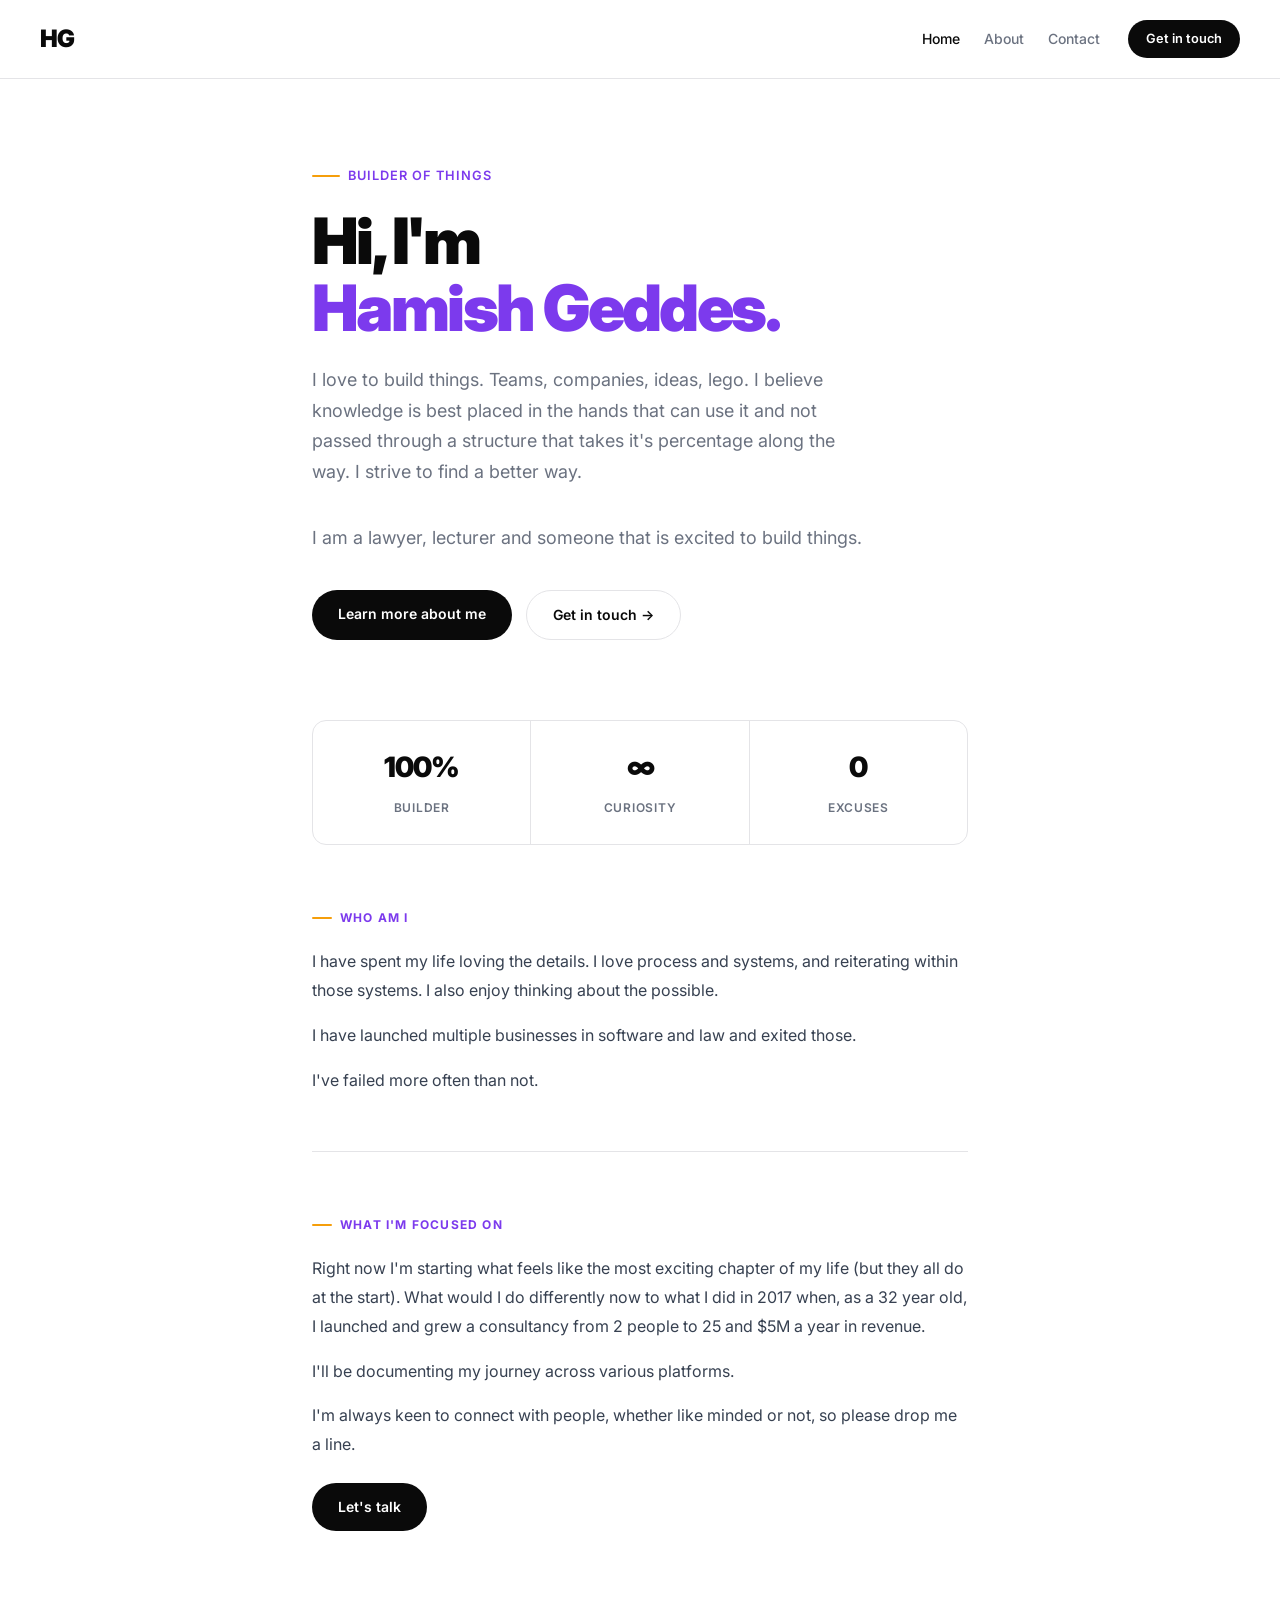
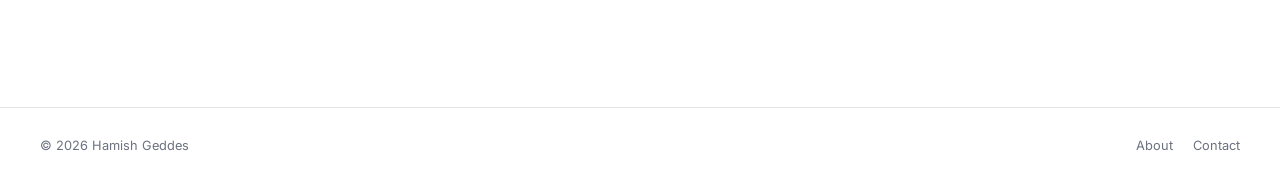
<file: index.html>
<!DOCTYPE html>
<html lang="en">
<head>
  <meta charset="UTF-8" />
  <meta name="viewport" content="width=device-width, initial-scale=1.0" />
  <title>Hamish Geddes</title>
  <link rel="preconnect" href="https://fonts.googleapis.com" />
  <link rel="preconnect" href="https://fonts.gstatic.com" crossorigin />
  <link rel="stylesheet" href="style.css" />
</head>
<body>

<nav>
  <a class="nav-logo" href="index.html">HG</a>
  <div class="nav-right">
    <ul class="nav-links">
      <li><a href="index.html" class="active">Home</a></li>
      <li><a href="about.html">About</a></li>
      <li><a href="contact.html">Contact</a></li>
    </ul>
    <a href="contact.html" class="nav-cta">Get in touch</a>
  </div>
</nav>

<main class="page">

  <div class="hero">
    <div class="hero-eyebrow">Builder of things</div>
    <h1>Hi, I'm<br /><em>Hamish Geddes.</em></h1>
    <p class="hero-sub">
      I love to build things. Teams, companies, ideas, lego. I believe knowledge is best placed in the hands that can use it and not passed through a structure that takes it's percentage along the way. I strive to find a better way.
    </p>
    <p class="hero-sub" style="margin-top: 16px;">
      I am a lawyer, lecturer and someone that is excited to build things.
    </p>
    <div class="hero-actions">
      <a href="about.html" class="btn-primary">Learn more about me</a>
      <a href="contact.html" class="btn-secondary">Get in touch →</a>
    </div>
  </div>

  <div class="stats">
    <div class="stat">
      <span class="stat-number">100%</span>
      <span class="stat-label">Builder</span>
    </div>
    <div class="stat">
      <span class="stat-number">∞</span>
      <span class="stat-label">Curiosity</span>
    </div>
    <div class="stat">
      <span class="stat-number">0</span>
      <span class="stat-label">Excuses</span>
    </div>
  </div>

  <div class="section">
    <div class="section-label">Who am I</div>
    <p>
      I have spent my life loving the details. I love process and systems, and reiterating within those systems. I also enjoy thinking about the possible.
    </p>
    <p>
      I have launched multiple businesses in software and law and exited those.
    </p>
    <p>
      I've failed more often than not.
    </p>
  </div>

  <div class="divider"></div>

  <div class="section">
    <div class="section-label">What I'm focused on</div>
    <p>
      Right now I'm starting what feels like the most exciting chapter of my life (but they all do at the start). What would I do differently now to what I did in 2017 when, as a 32 year old, I launched and grew a consultancy from 2 people to 25 and $5M a year in revenue.
    </p>
    <p>
      I'll be documenting my journey across various platforms.
    </p>
    <p>
      I'm always keen to connect with people, whether like minded or not, so please drop me a line.
    </p>
    <a href="contact.html" class="btn-primary" style="margin-top: 8px; display: inline-block;">Let's talk</a>
  </div>

</main>

<footer>
  <span>&copy; 2026 Hamish Geddes</span>
  <ul class="footer-links">
    <li><a href="about.html">About</a></li>
    <li><a href="contact.html">Contact</a></li>
  </ul>
</footer>

</body>
</html>
</file>
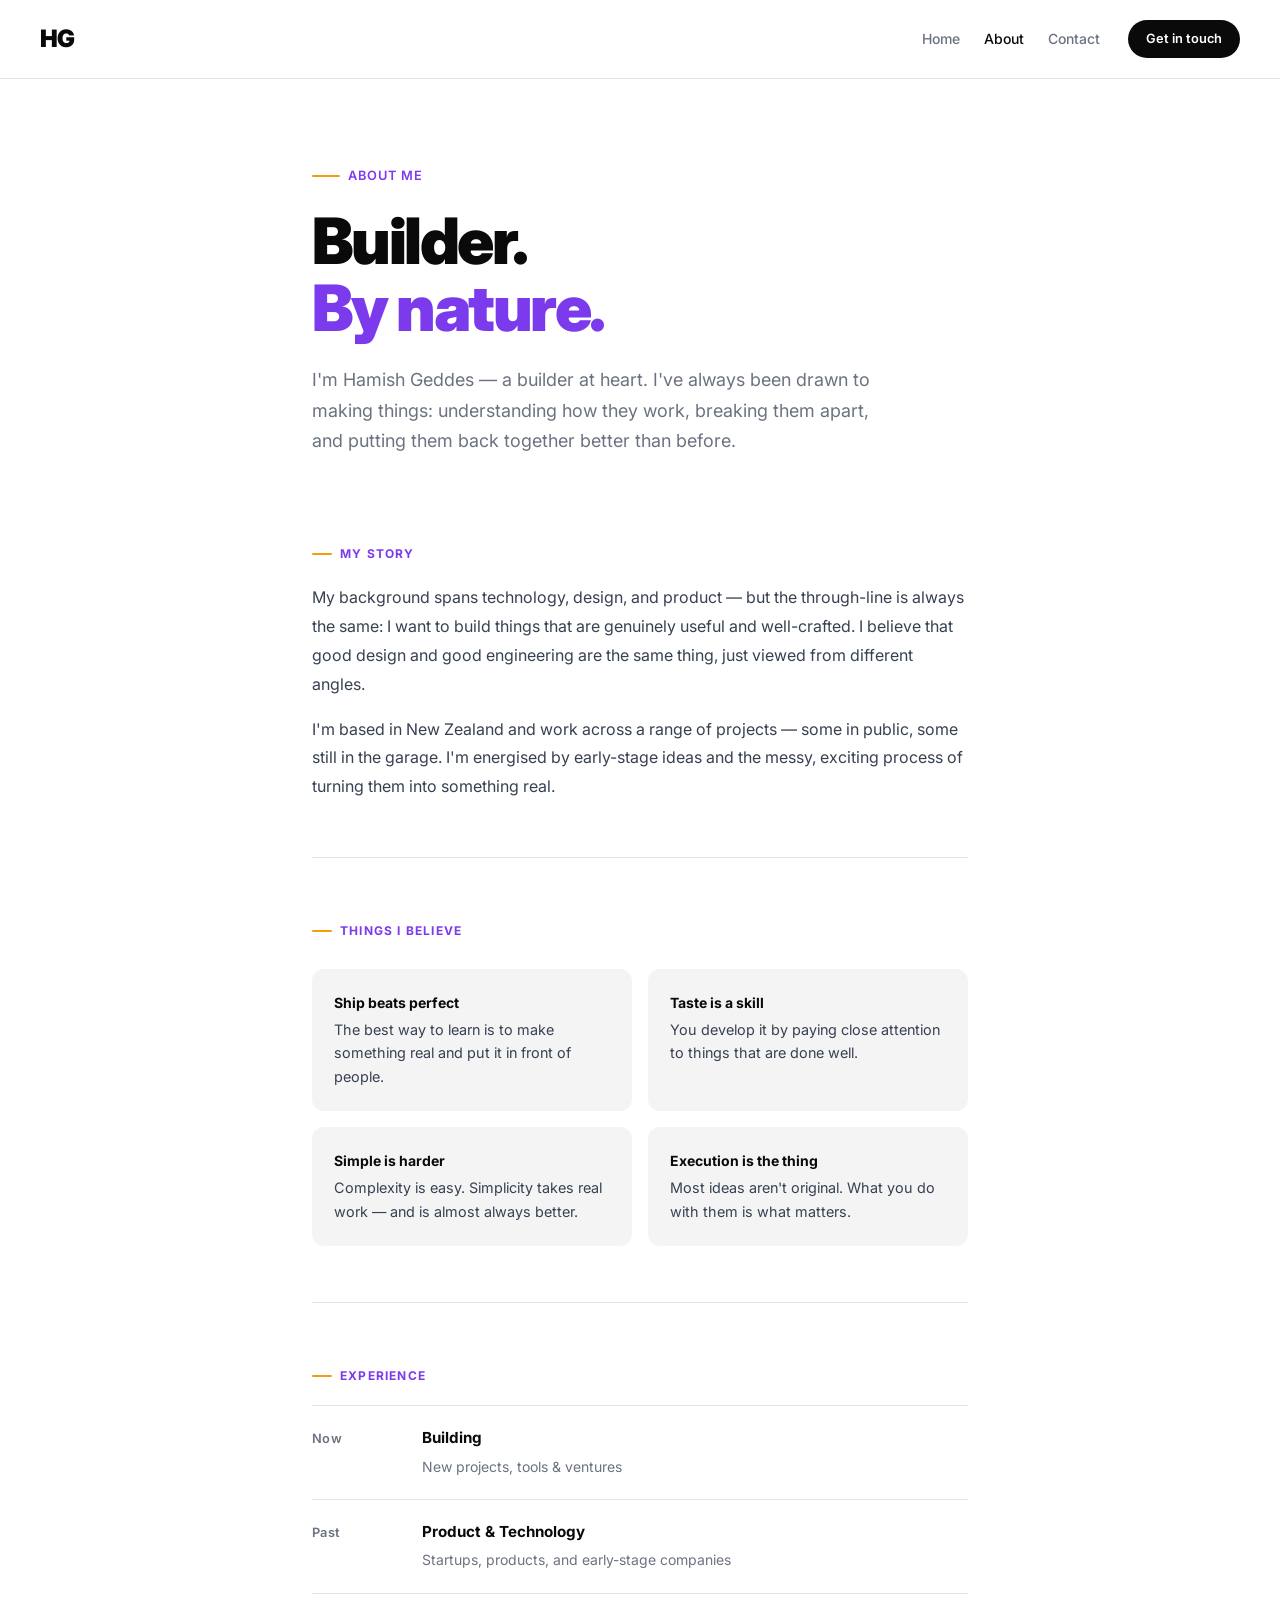
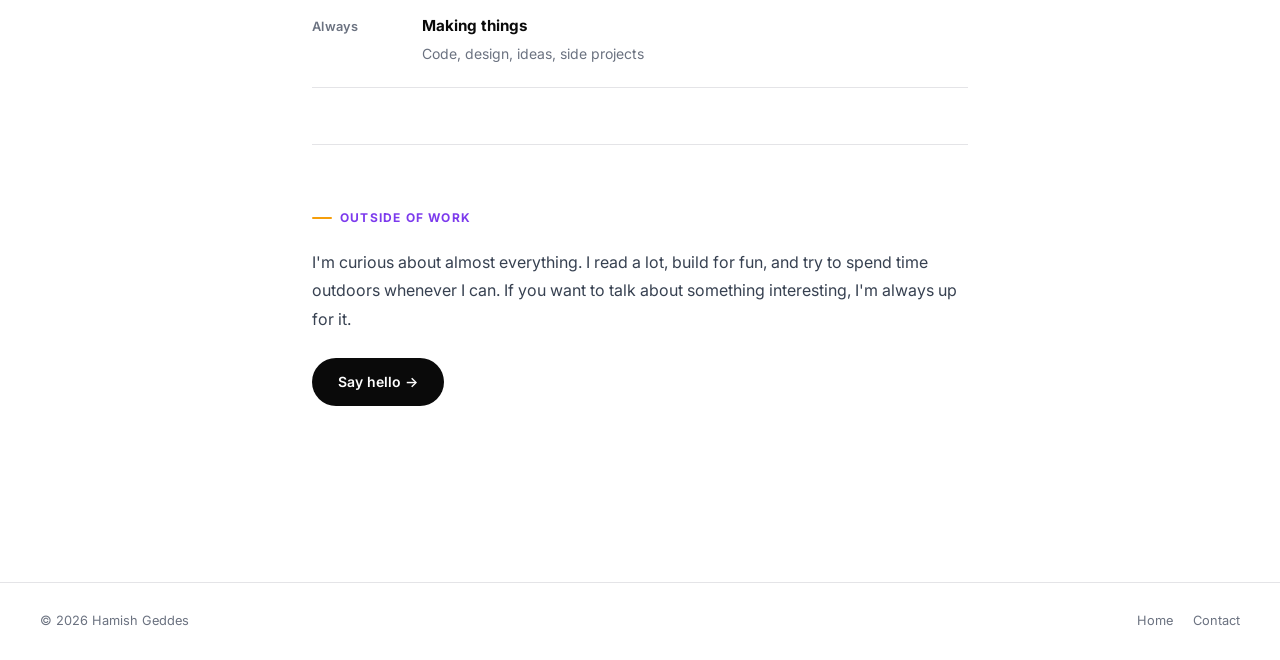
<file: about.html>
<!DOCTYPE html>
<html lang="en">
<head>
  <meta charset="UTF-8" />
  <meta name="viewport" content="width=device-width, initial-scale=1.0" />
  <title>About — Hamish Geddes</title>
  <link rel="preconnect" href="https://fonts.googleapis.com" />
  <link rel="preconnect" href="https://fonts.gstatic.com" crossorigin />
  <link rel="stylesheet" href="style.css" />
</head>
<body>

<nav>
  <a class="nav-logo" href="index.html">HG</a>
  <div class="nav-right">
    <ul class="nav-links">
      <li><a href="index.html">Home</a></li>
      <li><a href="about.html" class="active">About</a></li>
      <li><a href="contact.html">Contact</a></li>
    </ul>
    <a href="contact.html" class="nav-cta">Get in touch</a>
  </div>
</nav>

<main class="page">

  <div class="hero">
    <div class="hero-eyebrow">About me</div>
    <h1>Builder.<br /><em>By nature.</em></h1>
    <p class="hero-sub">
      I'm Hamish Geddes — a builder at heart. I've always been drawn to making things: understanding how they work, breaking them apart, and putting them back together better than before.
    </p>
  </div>

  <div class="section">
    <div class="section-label">My story</div>
    <p>
      My background spans technology, design, and product — but the through-line is always the same: I want to build things that are genuinely useful and well-crafted. I believe that good design and good engineering are the same thing, just viewed from different angles.
    </p>
    <p>
      I'm based in New Zealand and work across a range of projects — some in public, some still in the garage. I'm energised by early-stage ideas and the messy, exciting process of turning them into something real.
    </p>
  </div>

  <div class="divider"></div>

  <div class="section">
    <div class="section-label">Things I believe</div>
    <div class="cards">
      <div class="card">
        <strong>Ship beats perfect</strong>
        The best way to learn is to make something real and put it in front of people.
      </div>
      <div class="card">
        <strong>Taste is a skill</strong>
        You develop it by paying close attention to things that are done well.
      </div>
      <div class="card">
        <strong>Simple is harder</strong>
        Complexity is easy. Simplicity takes real work — and is almost always better.
      </div>
      <div class="card">
        <strong>Execution is the thing</strong>
        Most ideas aren't original. What you do with them is what matters.
      </div>
    </div>
  </div>

  <div class="divider"></div>

  <div class="section">
    <div class="section-label">Experience</div>
    <ul class="timeline">
      <li>
        <span class="timeline-year">Now</span>
        <div class="timeline-content">
          <strong>Building</strong>
          <span>New projects, tools & ventures</span>
        </div>
      </li>
      <li>
        <span class="timeline-year">Past</span>
        <div class="timeline-content">
          <strong>Product & Technology</strong>
          <span>Startups, products, and early-stage companies</span>
        </div>
      </li>
      <li>
        <span class="timeline-year">Always</span>
        <div class="timeline-content">
          <strong>Making things</strong>
          <span>Code, design, ideas, side projects</span>
        </div>
      </li>
    </ul>
  </div>

  <div class="divider"></div>

  <div class="section">
    <div class="section-label">Outside of work</div>
    <p>
      I'm curious about almost everything. I read a lot, build for fun, and try to spend time outdoors whenever I can. If you want to talk about something interesting, I'm always up for it.
    </p>
    <a href="contact.html" class="btn-primary" style="margin-top: 8px; display: inline-block;">Say hello →</a>
  </div>

</main>

<footer>
  <span>&copy; 2026 Hamish Geddes</span>
  <ul class="footer-links">
    <li><a href="index.html">Home</a></li>
    <li><a href="contact.html">Contact</a></li>
  </ul>
</footer>

</body>
</html>
</file>
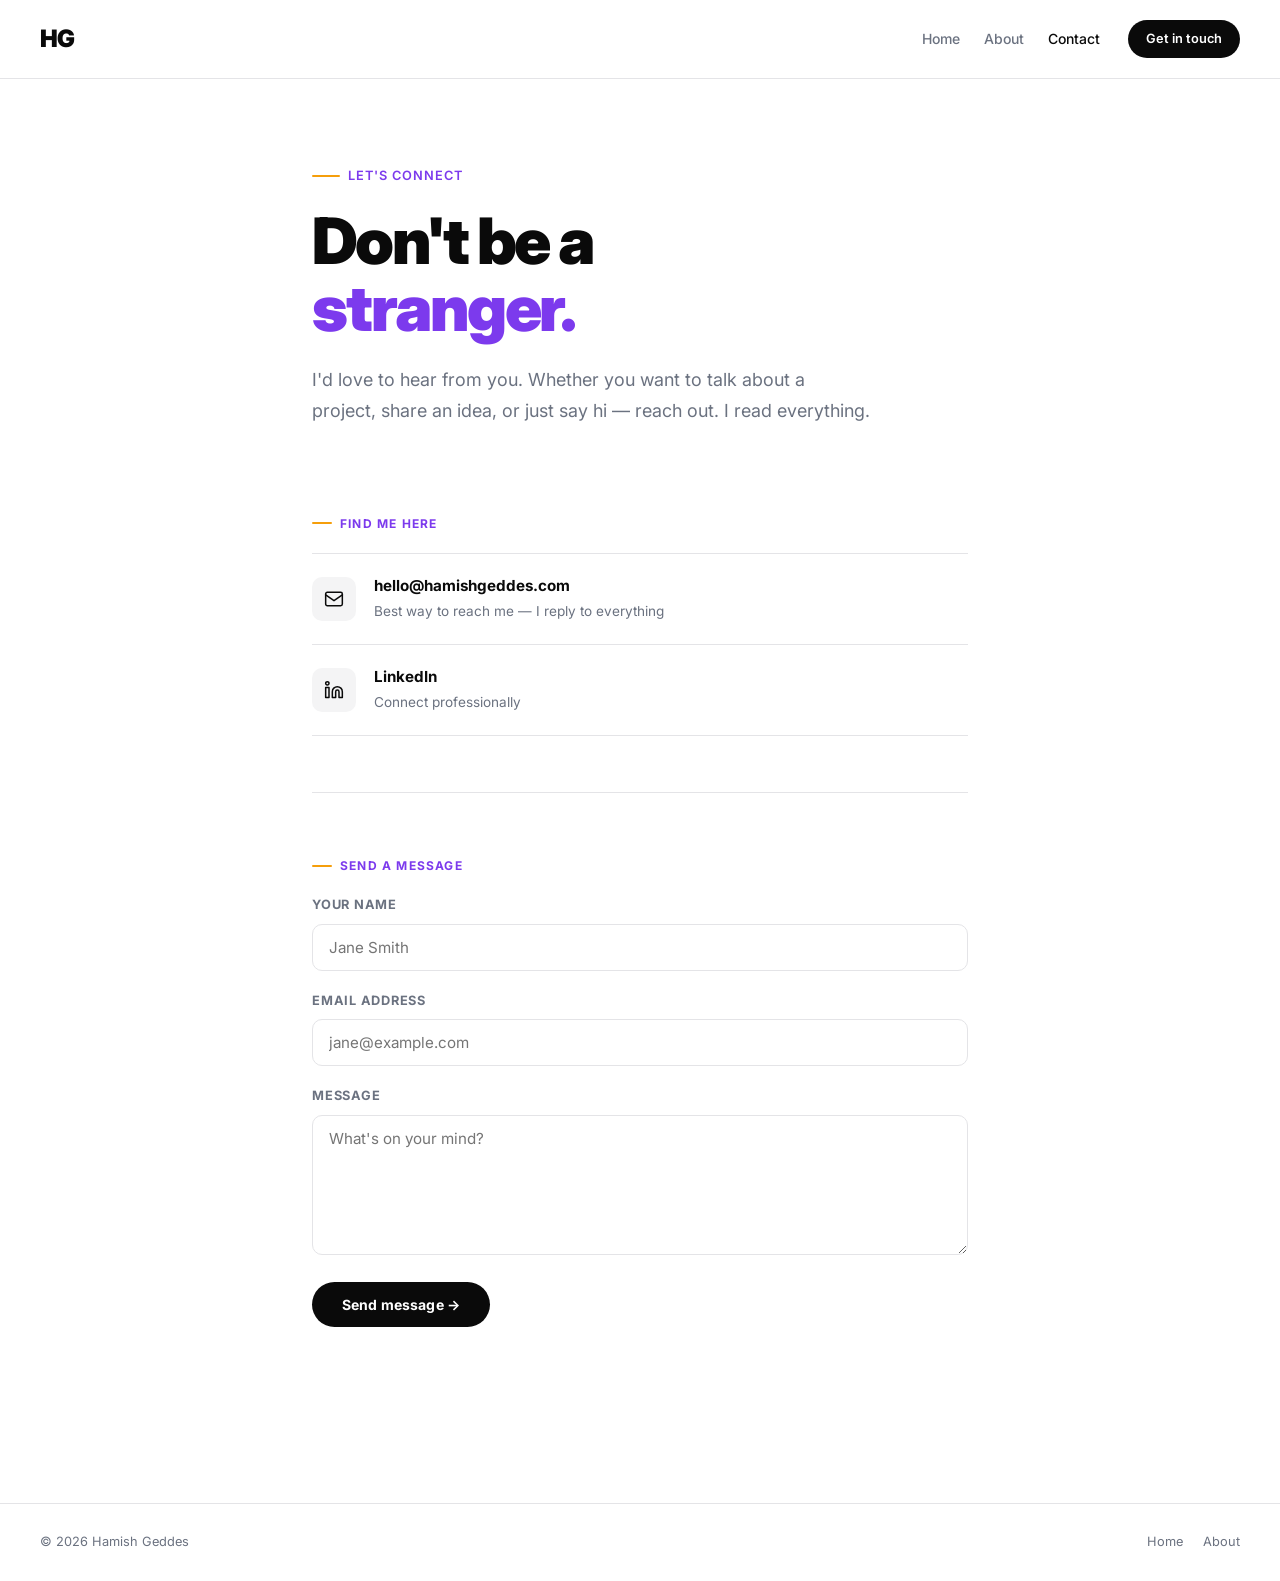
<file: contact.html>
<!DOCTYPE html>
<html lang="en">
<head>
  <meta charset="UTF-8" />
  <meta name="viewport" content="width=device-width, initial-scale=1.0" />
  <title>Contact — Hamish Geddes</title>
  <link rel="preconnect" href="https://fonts.googleapis.com" />
  <link rel="preconnect" href="https://fonts.gstatic.com" crossorigin />
  <link rel="stylesheet" href="style.css" />
</head>
<body>

<nav>
  <a class="nav-logo" href="index.html">HG</a>
  <div class="nav-right">
    <ul class="nav-links">
      <li><a href="index.html">Home</a></li>
      <li><a href="about.html">About</a></li>
      <li><a href="contact.html" class="active">Contact</a></li>
    </ul>
    <a href="contact.html" class="nav-cta">Get in touch</a>
  </div>
</nav>

<main class="page">

  <div class="hero">
    <div class="hero-eyebrow">Let's connect</div>
    <h1>Don't be a<br /><em>stranger.</em></h1>
    <p class="hero-sub">
      I'd love to hear from you. Whether you want to talk about a project, share an idea, or just say hi — reach out. I read everything.
    </p>
  </div>

  <div class="section">
    <div class="section-label">Find me here</div>
    <ul class="contact-links">
      <li>
        <div class="contact-icon">
          <svg viewBox="0 0 24 24" fill="none" stroke="currentColor" stroke-width="1.8" stroke-linecap="round" stroke-linejoin="round">
            <rect x="2" y="4" width="20" height="16" rx="2"/>
            <path d="M2 7l10 7 10-7"/>
          </svg>
        </div>
        <a href="mailto:hello@hamishgeddes.com">
          <div class="contact-meta">
            <strong>hello@hamishgeddes.com</strong>
            <span>Best way to reach me — I reply to everything</span>
          </div>
        </a>
      </li>
      <li>
        <div class="contact-icon">
          <svg viewBox="0 0 24 24" fill="none" stroke="currentColor" stroke-width="1.8" stroke-linecap="round" stroke-linejoin="round">
            <path d="M16 8a6 6 0 0 1 6 6v7h-4v-7a2 2 0 0 0-2-2 2 2 0 0 0-2 2v7h-4v-7a6 6 0 0 1 6-6z"/>
            <rect x="2" y="9" width="4" height="12"/>
            <circle cx="4" cy="4" r="2"/>
          </svg>
        </div>
        <a href="https://linkedin.com/in/hamishgeddes" target="_blank" rel="noopener">
          <div class="contact-meta">
            <strong>LinkedIn</strong>
            <span>Connect professionally</span>
          </div>
        </a>
      </li>
    </ul>
  </div>

  <div class="divider"></div>

  <div class="section">
    <div class="section-label">Send a message</div>
    <form class="form" id="contactForm">
      <label for="name">Your name</label>
      <input type="text" id="name" name="name" placeholder="Jane Smith" required />

      <label for="email">Email address</label>
      <input type="email" id="email" name="email" placeholder="jane@example.com" required />

      <label for="message">Message</label>
      <textarea id="message" name="message" placeholder="What's on your mind?" required></textarea>

      <button type="submit" class="btn-submit">Send message →</button>
    </form>
  </div>

</main>

<footer>
  <span>&copy; 2026 Hamish Geddes</span>
  <ul class="footer-links">
    <li><a href="index.html">Home</a></li>
    <li><a href="about.html">About</a></li>
  </ul>
</footer>

<script>
  document.getElementById('contactForm').addEventListener('submit', function(e) {
    e.preventDefault();
    const name = document.getElementById('name').value;
    const email = document.getElementById('email').value;
    const message = document.getElementById('message').value;
    const subject = encodeURIComponent('Message from ' + name);
    const body = encodeURIComponent(message + '\n\nFrom: ' + name + ' <' + email + '>');
    window.location.href = 'mailto:hello@hamishgeddes.com?subject=' + subject + '&body=' + body;
  });
</script>

</body>
</html>
</file>
<file: style.css>
@import url('https://fonts.googleapis.com/css2?family=Inter:wght@400;500;600;700;800;900&display=swap');

*, *::before, *::after { box-sizing: border-box; margin: 0; padding: 0; }

:root {
  --black: #0a0a0a;
  --white: #ffffff;
  --gray: #6b7280;
  --light-gray: #f4f4f5;
  --border: #e4e4e7;
  --purple: #7c3aed;
  --yellow: #f59e0b;
  --max: 720px;
}

html { font-size: 16px; scroll-behavior: smooth; }

body {
  font-family: 'Inter', -apple-system, BlinkMacSystemFont, sans-serif;
  color: var(--black);
  background: var(--white);
  line-height: 1.6;
  -webkit-font-smoothing: antialiased;
}

a { color: inherit; text-decoration: none; }

/* ── Nav ── */
nav {
  display: flex;
  align-items: center;
  justify-content: space-between;
  padding: 20px 40px;
  border-bottom: 1px solid var(--border);
  position: sticky;
  top: 0;
  background: rgba(255,255,255,0.95);
  backdrop-filter: blur(10px);
  z-index: 100;
}

.nav-logo {
  font-size: 1.5rem;
  font-weight: 900;
  letter-spacing: -0.04em;
  color: var(--black);
}

.nav-right {
  display: flex;
  align-items: center;
  gap: 28px;
}

.nav-links {
  display: flex;
  gap: 24px;
  list-style: none;
  font-size: 0.875rem;
  font-weight: 500;
  color: var(--gray);
}

.nav-links a { transition: color 0.15s; }
.nav-links a:hover,
.nav-links a.active { color: var(--black); }

.nav-cta {
  display: inline-block;
  background: var(--black);
  color: var(--white);
  font-size: 0.8rem;
  font-weight: 600;
  padding: 9px 18px;
  border-radius: 99px;
  white-space: nowrap;
  transition: opacity 0.15s;
}
.nav-cta:hover { opacity: 0.75; }

/* ── Page ── */
.page {
  max-width: var(--max);
  margin: 0 auto;
  padding: 80px 32px 120px;
}

/* ── Hero ── */
.hero {
  margin-bottom: 80px;
}

.hero-eyebrow {
  display: inline-flex;
  align-items: center;
  gap: 8px;
  font-size: 0.8rem;
  font-weight: 600;
  color: var(--purple);
  letter-spacing: 0.08em;
  text-transform: uppercase;
  margin-bottom: 20px;
}

.hero-eyebrow::before {
  content: '';
  display: inline-block;
  width: 28px;
  height: 2px;
  background: var(--yellow);
  border-radius: 2px;
}

.hero h1 {
  font-size: clamp(2.5rem, 6vw, 4rem);
  font-weight: 900;
  letter-spacing: -0.04em;
  line-height: 1.05;
  margin-bottom: 24px;
  color: var(--black);
}

.hero h1 em {
  font-style: normal;
  color: var(--purple);
}

.hero-sub {
  font-size: 1.125rem;
  color: var(--gray);
  line-height: 1.7;
  max-width: 560px;
  margin-bottom: 36px;
}

.hero-actions {
  display: flex;
  gap: 14px;
  flex-wrap: wrap;
}

.btn-primary {
  display: inline-block;
  background: var(--black);
  color: var(--white);
  font-size: 0.875rem;
  font-weight: 600;
  padding: 13px 26px;
  border-radius: 99px;
  transition: opacity 0.15s;
}
.btn-primary:hover { opacity: 0.75; }

.btn-secondary {
  display: inline-block;
  background: transparent;
  color: var(--black);
  font-size: 0.875rem;
  font-weight: 600;
  padding: 13px 26px;
  border-radius: 99px;
  border: 1.5px solid var(--border);
  transition: border-color 0.15s;
}
.btn-secondary:hover { border-color: #aaa; }

/* ── Divider ── */
.divider {
  height: 1px;
  background: var(--border);
  margin: 56px 0;
}

/* ── Section ── */
.section { margin-bottom: 56px; }

.section-label {
  display: inline-flex;
  align-items: center;
  gap: 8px;
  font-size: 0.75rem;
  font-weight: 700;
  letter-spacing: 0.1em;
  text-transform: uppercase;
  color: var(--purple);
  margin-bottom: 20px;
}

.section-label::before {
  content: '';
  display: inline-block;
  width: 20px;
  height: 2px;
  background: var(--yellow);
  border-radius: 2px;
}

.section h2 {
  font-size: 1.6rem;
  font-weight: 800;
  letter-spacing: -0.03em;
  margin-bottom: 16px;
}

.section p {
  font-size: 1rem;
  color: #374151;
  line-height: 1.8;
  margin-bottom: 16px;
}
.section p:last-child { margin-bottom: 0; }

/* ── Cards (beliefs etc) ── */
.cards {
  display: grid;
  grid-template-columns: 1fr 1fr;
  gap: 16px;
  margin-top: 8px;
}

.card {
  background: var(--light-gray);
  border-radius: 12px;
  padding: 22px;
  font-size: 0.9rem;
  color: #374151;
  line-height: 1.65;
}

.card strong {
  display: block;
  font-size: 0.875rem;
  font-weight: 700;
  color: var(--black);
  margin-bottom: 4px;
}

/* ── Timeline ── */
.timeline { list-style: none; }

.timeline li {
  display: grid;
  grid-template-columns: 90px 1fr;
  gap: 20px;
  padding: 20px 0;
  border-top: 1px solid var(--border);
}

.timeline li:last-child { border-bottom: 1px solid var(--border); }

.timeline-year {
  font-size: 0.8rem;
  font-weight: 600;
  color: var(--gray);
  padding-top: 3px;
  letter-spacing: 0.02em;
}

.timeline-content strong {
  display: block;
  font-size: 0.95rem;
  font-weight: 700;
  margin-bottom: 3px;
}

.timeline-content span {
  font-size: 0.875rem;
  color: var(--gray);
}

/* ── Contact links ── */
.contact-links { list-style: none; }

.contact-links li {
  display: flex;
  align-items: center;
  gap: 18px;
  padding: 20px 0;
  border-top: 1px solid var(--border);
  transition: opacity 0.15s;
}
.contact-links li:hover { opacity: 0.7; }
.contact-links li:last-child { border-bottom: 1px solid var(--border); }

.contact-icon {
  width: 44px;
  height: 44px;
  background: var(--light-gray);
  border-radius: 10px;
  display: flex;
  align-items: center;
  justify-content: center;
  flex-shrink: 0;
}

.contact-icon svg { width: 20px; height: 20px; }

.contact-meta strong {
  display: block;
  font-size: 0.95rem;
  font-weight: 700;
}

.contact-meta span {
  font-size: 0.85rem;
  color: var(--gray);
}

/* ── Form ── */
.form { margin-top: 0; }

.form label {
  display: block;
  font-size: 0.8rem;
  font-weight: 700;
  text-transform: uppercase;
  letter-spacing: 0.06em;
  color: var(--gray);
  margin-bottom: 8px;
}

.form input,
.form textarea {
  width: 100%;
  padding: 13px 16px;
  font-size: 0.95rem;
  font-family: inherit;
  border: 1.5px solid var(--border);
  border-radius: 10px;
  background: var(--white);
  color: var(--black);
  margin-bottom: 20px;
  transition: border-color 0.15s;
  resize: vertical;
}

.form input:focus,
.form textarea:focus {
  outline: none;
  border-color: var(--purple);
}

.form textarea { min-height: 140px; }

.btn-submit {
  display: inline-block;
  background: var(--black);
  color: var(--white);
  font-size: 0.875rem;
  font-weight: 700;
  padding: 14px 30px;
  border-radius: 99px;
  border: none;
  cursor: pointer;
  transition: opacity 0.15s;
  font-family: inherit;
  letter-spacing: 0.01em;
}
.btn-submit:hover { opacity: 0.75; }

/* ── Stat strip ── */
.stats {
  display: flex;
  gap: 0;
  border: 1.5px solid var(--border);
  border-radius: 14px;
  overflow: hidden;
  margin-bottom: 56px;
}

.stat {
  flex: 1;
  padding: 24px 20px;
  text-align: center;
  border-right: 1.5px solid var(--border);
}
.stat:last-child { border-right: none; }

.stat-number {
  display: block;
  font-size: 1.75rem;
  font-weight: 900;
  letter-spacing: -0.04em;
  color: var(--black);
  margin-bottom: 4px;
}

.stat-label {
  font-size: 0.75rem;
  font-weight: 600;
  color: var(--gray);
  text-transform: uppercase;
  letter-spacing: 0.06em;
}

/* ── Footer ── */
footer {
  display: flex;
  align-items: center;
  justify-content: space-between;
  padding: 28px 40px;
  font-size: 0.8rem;
  color: var(--gray);
  border-top: 1px solid var(--border);
}

.footer-links {
  display: flex;
  gap: 20px;
  list-style: none;
}
.footer-links a:hover { color: var(--black); }

/* ── Responsive ── */
@media (max-width: 600px) {
  nav { padding: 16px 20px; }
  .nav-links { display: none; }
  .page { padding: 52px 20px 80px; }
  .hero h1 { font-size: 2.4rem; }
  .cards { grid-template-columns: 1fr; }
  .stats { flex-direction: column; }
  .stat { border-right: none; border-bottom: 1.5px solid var(--border); }
  .stat:last-child { border-bottom: none; }
  footer { flex-direction: column; gap: 12px; text-align: center; }
}
</file>
